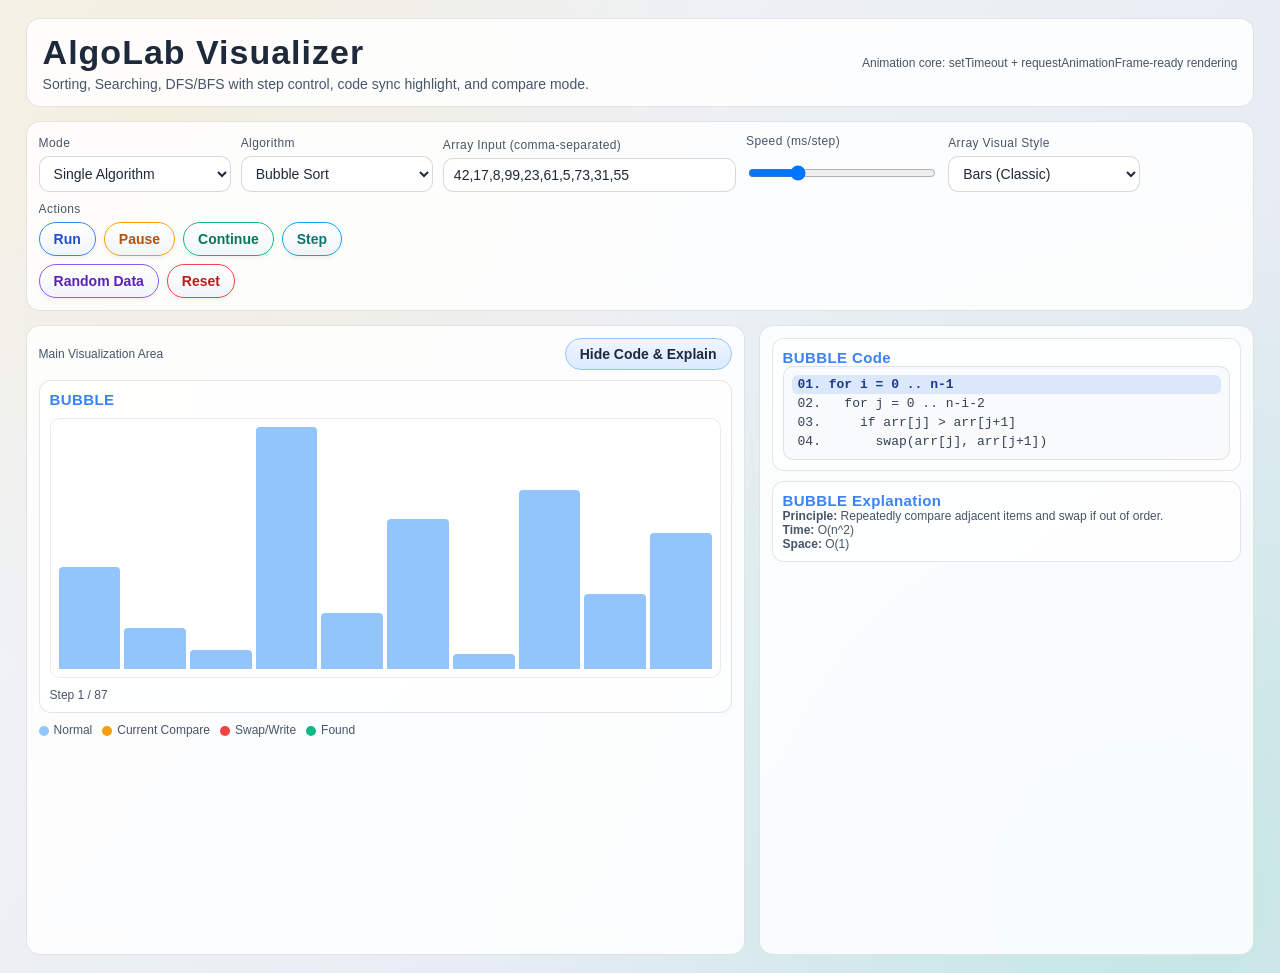
<file: index.html>
<!DOCTYPE html>
<html lang="en">
<head>
  <meta charset="UTF-8" />
  <meta name="viewport" content="width=device-width, initial-scale=1.0" />
  <title>AlgoLab Visualizer</title>
  <link rel="stylesheet" href="style.css" />
</head>
<body>
  <div class="shell">
    <section class="hero panel">
      <div>
        <h1 class="title">AlgoLab Visualizer</h1>
        <p class="subtitle">Sorting, Searching, DFS/BFS with step control, code sync highlight, and compare mode.</p>
      </div>
      <p class="small-note">Animation core: setTimeout + requestAnimationFrame-ready rendering</p>
    </section>

    <section class="controls panel">
      <div class="control span-2">
        <label for="modeSelect">Mode</label>
        <select id="modeSelect">
          <option value="single">Single Algorithm</option>
          <option value="compare">Compare Mode</option>
        </select>
      </div>

      <div class="control span-2" id="singleAlgoWrap">
        <label for="algoSelect">Algorithm</label>
        <select id="algoSelect">
          <optgroup label="Sorting">
            <option value="bubble">Bubble Sort</option>
            <option value="insertion">Insertion Sort</option>
            <option value="selection">Selection Sort</option>
            <option value="quick">Quick Sort</option>
            <option value="merge">Merge Sort</option>
            <option value="shell">Shell Sort</option>
            <option value="counting">Counting Sort</option>
            <option value="bucket">Bucket Sort</option>
            <option value="radix">Radix Sort</option>
            <option value="heap">Heap Sort</option>
          </optgroup>
          <optgroup label="Searching">
            <option value="linear">Linear Search</option>
            <option value="binary">Binary Search</option>
          </optgroup>
          <optgroup label="Graph">
            <option value="dfs">DFS (Grid)</option>
            <option value="bfs">BFS (Grid)</option>
            <option value="dijkstra">Dijkstra</option>
            <option value="astar">A* Algorithm</option>
          </optgroup>
          <optgroup label="Data Structures">
            <option value="stack">Stack</option>
            <option value="queue">Queue</option>
            <option value="linkedlist">Linked List</option>
            <option value="bst">Binary Search Tree</option>
          </optgroup>
        </select>
      </div>

      <div class="control span-4" id="compareWrap" style="display:none;">
        <label>Algorithms to Compare</label>
        <div style="display:flex; gap:10px;">
          <select id="compareSelect1" style="flex:1;">
            <option value="bubble">Bubble Sort</option>
            <option value="insertion">Insertion Sort</option>
            <option value="selection">Selection Sort</option>
            <option value="quick" selected>Quick Sort</option>
            <option value="merge">Merge Sort</option>
            <option value="shell">Shell Sort</option>
            <option value="heap">Heap Sort</option>
          </select>
          <span style="align-self:center; font-weight:bold; color:var(--sub);">VS</span>
          <select id="compareSelect2" style="flex:1;">
            <option value="bubble">Bubble Sort</option>
            <option value="insertion">Insertion Sort</option>
            <option value="selection">Selection Sort</option>
            <option value="quick">Quick Sort</option>
            <option value="merge" selected>Merge Sort</option>
            <option value="shell">Shell Sort</option>
            <option value="heap">Heap Sort</option>
          </select>
        </div>
      </div>

      <div class="control span-3" id="arrayWrap">
        <label for="arrayInput">Array Input (comma-separated)</label>
        <input id="arrayInput" value="42,17,8,99,23,61,5,73,31,55" />
      </div>

      <div class="control span-2" id="targetWrap">
        <label for="targetInput">Search Target</label>
        <input id="targetInput" type="number" value="31" />
      </div>

      <div class="control span-2">
        <label for="speedRange">Speed (ms/step)</label>
        <input id="speedRange" type="range" min="20" max="1000" value="220" />
      </div>

      <div class="control span-2" id="arrayViewWrap">
        <label for="arrayViewSelect">Array Visual Style</label>
        <select id="arrayViewSelect">
          <option value="bars">Bars (Classic)</option>
          <option value="cards">Data Insert Cards</option>
        </select>
      </div>

      <div class="control span-4">
        <label>Actions</label>
        <div class="actions-row">
          <button class="action-btn action-run" id="runBtn">Run</button>
          <button class="action-btn action-pause" id="pauseBtn">Pause</button>
          <button class="action-btn action-continue" id="resumeBtn">Continue</button>
          <button class="action-btn action-step" id="stepBtn">Step</button>
          <button class="action-btn action-random" id="randomBtn">Random Data</button>
          <button class="action-btn action-reset" id="resetBtn">Reset</button>
        </div>
      </div>

      <div class="control span-4" id="graphEditorWrap" style="display:none;">
        <label>Graph Editor</label>
        <div class="graph-tools">
          <button class="tool-btn tool-start" id="setStartBtn">Set Start</button>
          <button class="tool-btn tool-end" id="setEndBtn">Set End</button>
          <button class="tool-btn tool-wall" id="setWallBtn">Toggle Wall</button>
          <button class="tool-btn tool-erase" id="eraseBtn">Erase Wall</button>
          <button class="tool-btn tool-random-wall" id="randWallBtn">Random Walls</button>
          <button class="tool-btn tool-clear-wall" id="clearWallBtn">Clear Walls</button>
        </div>
      </div>
    </section>

    <section class="workspace">
      <div class="panel visual-wrap">
        <div class="visual-toolbar">
          <p class="small-note">Main Visualization Area</p>
          <button class="toggle-info-btn" id="toggleInfoBtn">Hide Code & Explain</button>
        </div>
        <div class="viz-grid" id="vizGrid"></div>
        <div class="legend" id="legend"></div>
      </div>

      <aside class="panel right" id="rightPane"></aside>
    </section>
  </div>

  <script src="script.js"></script>
</body>
</html>
</file>
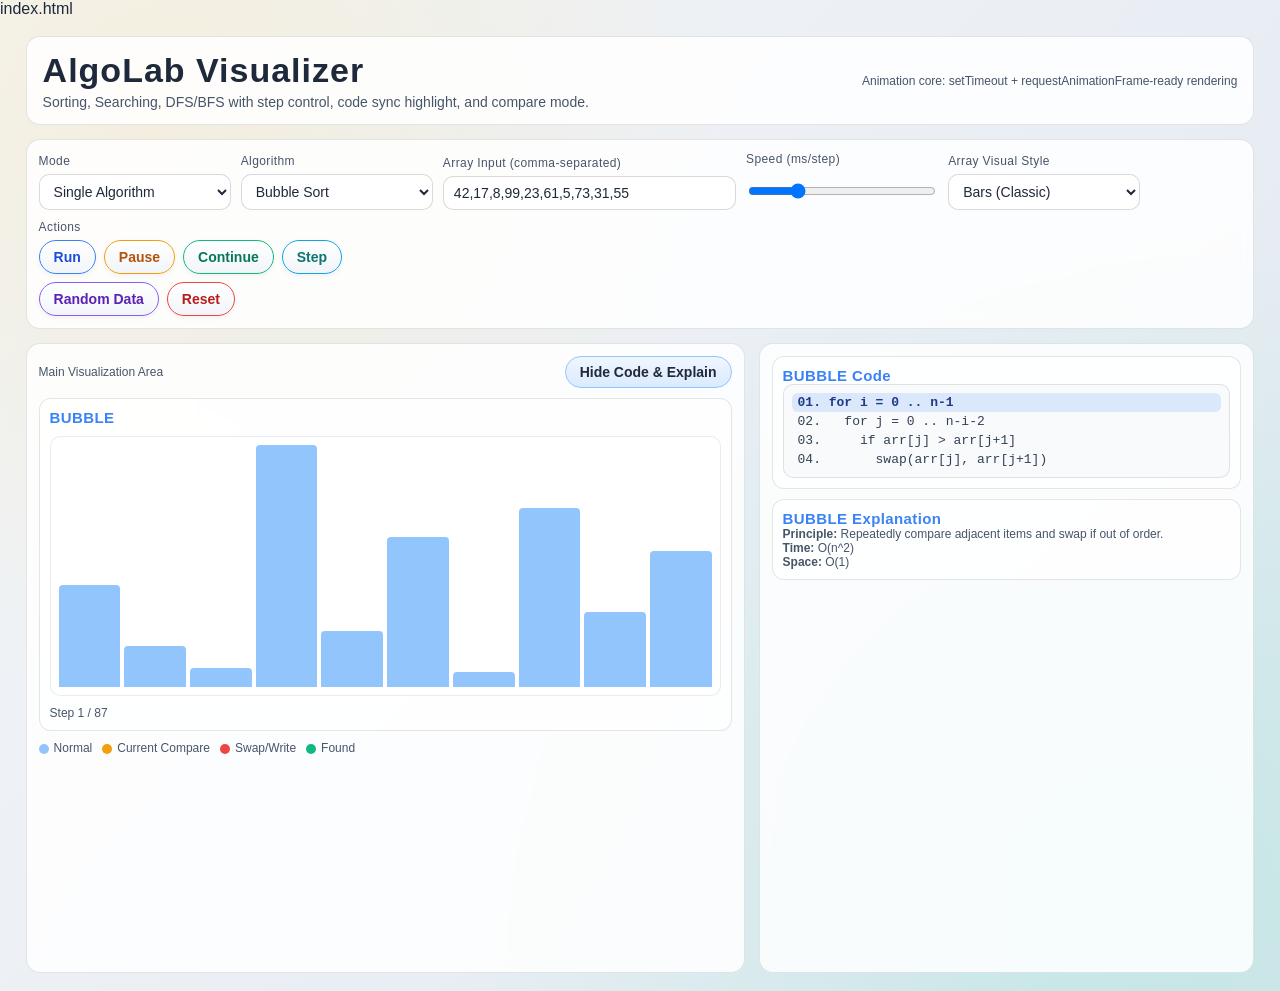
<file: AlgoLab.html>
index.html
<!DOCTYPE html>
<html lang="en">
<head>
  <meta charset="UTF-8" />
  <meta name="viewport" content="width=device-width, initial-scale=1.0" />
  <title>AlgoLab Visualizer</title>
  <style>
    :root {
      --bg-1: #f3f6f9;
      --bg-2: #e2e8f0;
      --panel: rgba(255, 255, 255, 0.85);
      --panel-border: rgba(0, 0, 0, 0.1);
      --ink: #1e293b;
      --sub: #475569;
      --accent: #3b82f6;
      --accent-2: #10b981;
      --danger: #ef4444;
      --muted: #94a3b8;
      --code-bg: #f8fafc;
      --line-active: rgba(59, 130, 246, 0.15);
      --bar: #93c5fd;
      --bar-active: #f59e0b;
      --bar-swap: #ef4444;
      --bar-found: #10b981;
      --cell-wall: #334155;
      --cell-empty: #e2e8f0;
      --cell-visit: #fcd34d;
      --cell-path: #10b981;
      --cell-start: #22c55e;
      --cell-end: #ef4444;
    }

    * {
      box-sizing: border-box;
    }

    body {
      margin: 0;
      min-height: 100vh;
      color: var(--ink);
      background:
        radial-gradient(circle at 12% 10%, rgba(255, 209, 102, 0.18), transparent 42%),
        radial-gradient(circle at 88% 90%, rgba(6, 214, 160, 0.14), transparent 48%),
        linear-gradient(130deg, var(--bg-1), var(--bg-2));
      font-family: "Trebuchet MS", "Segoe UI", sans-serif;
    }

    .shell {
      width: min(1400px, 96vw);
      margin: 18px auto;
      display: grid;
      gap: 14px;
      grid-template-columns: 1fr;
    }

    .hero {
      border: 1px solid var(--panel-border);
      background: var(--panel);
      backdrop-filter: blur(8px);
      border-radius: 14px;
      padding: 14px 16px;
      display: flex;
      justify-content: space-between;
      align-items: center;
      flex-wrap: wrap;
      gap: 10px;
    }

    .title {
      font-size: clamp(24px, 3vw, 34px);
      letter-spacing: 1px;
      margin: 0;
    }

    .subtitle {
      color: var(--sub);
      margin: 4px 0 0;
      font-size: 14px;
    }

    .panel {
      border: 1px solid var(--panel-border);
      background: var(--panel);
      border-radius: 14px;
      backdrop-filter: blur(8px);
    }

    .controls {
      padding: 12px;
      display: grid;
      grid-template-columns: repeat(12, minmax(0, 1fr));
      gap: 10px;
      align-items: end;
    }

    .control {
      display: flex;
      flex-direction: column;
      gap: 6px;
    }

    .span-2 { grid-column: span 2; }
    .span-3 { grid-column: span 3; }
    .span-4 { grid-column: span 4; }

    label {
      font-size: 12px;
      color: var(--sub);
      letter-spacing: 0.4px;
    }

    input,
    select,
    button,
    textarea {
      border-radius: 10px;
      border: 1px solid rgba(0, 0, 0, 0.15);
      background: rgba(255, 255, 255, 0.9);
      color: var(--ink);
      padding: 8px 10px;
      font-size: 14px;
    }

    button {
      cursor: pointer;
      transition: 0.2s ease;
      font-weight: 600;
      color: var(--ink);
    }

    button:hover:not(:disabled) {
      transform: translateY(-1px);
      border-color: var(--accent);
      box-shadow: 0 0 0 1px rgba(59, 130, 246, 0.35) inset;
    }

    button:disabled {
      opacity: 0.45;
      cursor: not-allowed;
    }

    .btn-primary { border-color: var(--accent); }
    .btn-secondary { border-color: var(--accent-2); }
    .btn-danger { border-color: var(--danger); }

    .actions-row {
      display: flex;
      gap: 8px;
      flex-wrap: wrap;
    }

    .action-btn {
      border-radius: 999px;
      border: 1px solid rgba(0, 0, 0, 0.1);
      padding: 8px 14px;
      background: linear-gradient(180deg, #ffffff, #f1f5f9);
      box-shadow: 0 2px 5px rgba(0, 0, 0, 0.05);
    }

    .action-run { border-color: #3b82f6; color: #1d4ed8; }
    .action-pause { border-color: #f59e0b; color: #b45309; }
    .action-continue { border-color: #10b981; color: #047857; }
    .action-step { border-color: #0ea5e9; color: #0f766e; }
    .action-random { border-color: #8b5cf6; color: #5b21b6; }
    .action-reset { border-color: #ef4444; color: #b91c1c; }

    .graph-tools {
      display: flex;
      gap: 8px;
      flex-wrap: wrap;
    }

    .tool-btn.active-tool {
      box-shadow: 0 0 0 2px rgba(255, 255, 255, 0.28) inset;
      transform: translateY(-1px);
    }

    .tool-start { border-color: var(--cell-start); }
    .tool-end { border-color: var(--cell-end); }
    .tool-wall { border-color: var(--cell-wall); }
    .tool-erase { border-color: #94a3b8; }
    .tool-random-wall { border-color: #a3e635; }
    .tool-clear-wall { border-color: #f59e0b; }

    .workspace {
      display: grid;
      grid-template-columns: 1.45fr 1fr;
      gap: 14px;
      min-height: 70vh;
    }

    .workspace.focus-viz {
      grid-template-columns: 1fr;
    }

    .workspace.focus-viz .right {
      display: none;
    }

    .visual-wrap {
      padding: 12px;
      display: grid;
      gap: 10px;
      grid-template-columns: 1fr;
      align-content: start;
    }

    .visual-toolbar {
      display: flex;
      align-items: center;
      justify-content: space-between;
      gap: 8px;
      flex-wrap: wrap;
    }

    .toggle-info-btn {
      border: 1px solid #93c5fd;
      border-radius: 999px;
      padding: 7px 14px;
      background: linear-gradient(180deg, #eff6ff, #dbeafe);
    }

    .viz-grid.compare {
      display: grid;
      grid-template-columns: 1fr 1fr;
      gap: 10px;
    }

    .viz-card {
      border: 1px solid rgba(0, 0, 0, 0.1);
      border-radius: 12px;
      background: rgba(255, 255, 255, 0.6);
      padding: 10px;
      min-height: 280px;
      display: grid;
      grid-template-rows: auto 1fr auto;
      gap: 10px;
    }

    .viz-title {
      margin: 0;
      font-size: 15px;
      color: var(--accent);
      letter-spacing: 0.4px;
    }

    .array-view {
      display: flex;
      align-items: end;
      gap: 4px;
      height: 260px;
      border: 1px solid rgba(0, 0, 0, 0.08);
      border-radius: 10px;
      padding: 8px;
      background: rgba(255, 255, 255, 0.7);
      overflow: hidden;
    }

    .bar {
      flex: 1;
      min-width: 7px;
      background: var(--bar);
      border-radius: 4px 4px 0 0;
      transition: height 0.08s linear, background-color 0.08s linear;
    }

    .array-cards {
      position: relative;
      height: 260px;
      border: 1px solid rgba(0, 0, 0, 0.08);
      border-radius: 10px;
      padding: 10px;
      background: linear-gradient(180deg, #f8fafc, #e2e8f0);
      overflow: hidden;
    }

    .array-cards::before {
      content: "";
      position: absolute;
      left: 10px;
      right: 10px;
      bottom: 58px;
      border-top: 1px dashed rgba(0, 0, 0, 0.15);
    }

    .compare-pointer {
      position: absolute;
      top: 10px;
      width: 0;
      height: 0;
      border-left: 8px solid transparent;
      border-right: 8px solid transparent;
      border-top: 12px solid #ffd166;
      filter: drop-shadow(0 1px 2px rgba(0, 0, 0, 0.45));
      transition: transform 140ms ease-out;
      z-index: 8;
    }

    .compare-label {
      position: absolute;
      top: 0;
      font-size: 11px;
      color: #ffe4a3;
      background: rgba(0, 0, 0, 0.45);
      border: 1px solid rgba(255, 209, 102, 0.32);
      border-radius: 999px;
      padding: 2px 8px;
      transition: transform 140ms ease-out;
      z-index: 8;
      pointer-events: none;
    }

    .num-card {
      position: absolute;
      bottom: 12px;
      display: flex;
      align-items: center;
      justify-content: center;
      place-items: center;
      font-size: 13px;
      font-weight: 700;
      color: #0c1a26;
      background: #8ecae6;
      border: 1px solid rgba(255, 255, 255, 0.22);
      border-radius: 8px;
      height: 46px;
      min-width: 34px;
      transition: 0.12s ease;
      box-shadow: 0 4px 10px rgba(0, 0, 0, 0.25);
    }

    .num-card.active {
      background: #ffd166;
    }

    .num-card.swap {
      background: #ef476f;
      color: #fff5f6;
    }

    .num-card.found {
      background: #06d6a0;
      color: #08332a;
    }

    .num-card.key {
      box-shadow: 0 0 0 2px rgba(255, 209, 102, 0.5), 0 8px 16px rgba(0, 0, 0, 0.35);
    }

    .grid-view {
      display: grid;
      grid-template-columns: repeat(18, 1fr);
      gap: 2px;
      border: 1px solid rgba(0, 0, 0, 0.1);
      border-radius: 10px;
      background: rgba(255, 255, 255, 0.7);
      padding: 6px;
      aspect-ratio: 18 / 10;
    }

    .cell {
      border-radius: 2px;
      background: var(--cell-empty);
      border: 1px solid rgba(0, 0, 0, 0.05);
    }

    .cell.wall { background: var(--cell-wall); }
    .cell.visited { background: var(--cell-visit); }
    .cell.path { background: var(--cell-path); }
    .cell.start { background: var(--cell-start); }
    .cell.end { background: var(--cell-end); }

    .ds-container {
      position: relative; width: 100%; height: 260px;
      border: 1px solid rgba(0, 0, 0, 0.08); border-radius: 10px;
      background: linear-gradient(180deg, #f8fafc, #e2e8f0); overflow: hidden;
    }
    .tree-node {
      position: absolute; transform: translate(-50%, -50%);
      width: 32px; height: 32px; border-radius: 50%;
      background: var(--cell-empty); border: 2px solid var(--bar);
      display: flex; align-items: center; justify-content: center;
      color: var(--ink); font-weight: bold; font-size: 13px;
      transition: all 0.3s ease; box-shadow: 0 4px 6px rgba(0,0,0,0.1); z-index: 2;
    }
    .tree-node.active { background: var(--bar-active); border-color: #fff; color: #fff; transform: translate(-50%, -50%) scale(1.15);}
    .tree-edge { stroke: #cbd5e1; stroke-width: 2px; transition: all 0.3s ease; }
    
    .list-node {
      width: 44px; height: 44px; background: var(--cell-empty);
      border: 2px solid var(--bar); border-radius: 8px;
      display: flex; align-items: center; justify-content: center;
      font-weight: bold; font-size: 15px; color: var(--ink);
      transition: all 0.3s; box-shadow: 0 2px 5px rgba(0,0,0,0.05);
    }
    .list-node.active { background: var(--bar-active); border-color: #fff; color: #fff; transform: translateY(-4px); }
    .list-arrow { color: var(--sub); font-weight: bold; font-size: 18px; padding: 0 4px; }
    .list-null { color: var(--muted); font-size: 14px; font-weight: bold; padding: 0 8px; }

    .small-note {
      font-size: 12px;
      color: var(--sub);
      margin: 0;
    }

    .right {
      padding: 12px;
      display: grid;
      gap: 10px;
      align-content: start;
      grid-auto-rows: min-content;
      overflow: auto;
    }

    .code-card,
    .explain-card {
      border: 1px solid rgba(0, 0, 0, 0.1);
      border-radius: 12px;
      background: rgba(255, 255, 255, 0.7);
      padding: 10px;
    }

    .code-box {
      margin: 0;
      border-radius: 10px;
      background: var(--code-bg);
      border: 1px solid rgba(0, 0, 0, 0.1);
      padding: 8px;
      font-size: 13px;
      overflow: auto;
      max-height: 290px;
    }

    .line {
      display: block;
      padding: 2px 6px;
      border-radius: 6px;
      color: #334155;
      white-space: pre;
    }

    .line.active {
      background: var(--line-active);
      color: #1e3a8a;
      font-weight: 600;
    }

    .legend {
      display: flex;
      gap: 10px;
      flex-wrap: wrap;
      font-size: 12px;
      color: var(--sub);
    }

    .dot {
      display: inline-block;
      width: 10px;
      height: 10px;
      border-radius: 50%;
      margin-right: 5px;
      vertical-align: middle;
    }

    @media (max-width: 1080px) {
      .workspace { grid-template-columns: 1fr; }
      .controls { grid-template-columns: repeat(6, minmax(0, 1fr)); }
      .span-4 { grid-column: span 6; }
      .span-3 { grid-column: span 3; }
      .span-2 { grid-column: span 2; }
      .viz-grid.compare { grid-template-columns: 1fr; }
    }
  </style>
</head>
<body>
  <div class="shell">
    <section class="hero panel">
      <div>
        <h1 class="title">AlgoLab Visualizer</h1>
        <p class="subtitle">Sorting, Searching, DFS/BFS with step control, code sync highlight, and compare mode.</p>
      </div>
      <p class="small-note">Animation core: setTimeout + requestAnimationFrame-ready rendering</p>
    </section>

    <section class="controls panel">
      <div class="control span-2">
        <label for="modeSelect">Mode</label>
        <select id="modeSelect">
          <option value="single">Single Algorithm</option>
          <option value="compare">Compare Mode</option>
        </select>
      </div>

      <div class="control span-2" id="singleAlgoWrap">
        <label for="algoSelect">Algorithm</label>
        <select id="algoSelect">
          <optgroup label="Sorting">
            <option value="bubble">Bubble Sort</option>
            <option value="insertion">Insertion Sort</option>
            <option value="selection">Selection Sort</option>
            <option value="quick">Quick Sort</option>
            <option value="merge">Merge Sort</option>
            <option value="shell">Shell Sort</option>
            <option value="counting">Counting Sort</option>
            <option value="bucket">Bucket Sort</option>
            <option value="radix">Radix Sort</option>
            <option value="heap">Heap Sort</option>
          </optgroup>
          <optgroup label="Searching">
            <option value="linear">Linear Search</option>
            <option value="binary">Binary Search</option>
          </optgroup>
          <optgroup label="Graph">
            <option value="dfs">DFS (Grid)</option>
            <option value="bfs">BFS (Grid)</option>
            <option value="dijkstra">Dijkstra</option>
            <option value="astar">A* Algorithm</option>
          </optgroup>
          <optgroup label="Data Structures">
            <option value="stack">Stack</option>
            <option value="queue">Queue</option>
            <option value="linkedlist">Linked List</option>
            <option value="bst">Binary Search Tree</option>
          </optgroup>
        </select>
      </div>

      <div class="control span-4" id="compareWrap" style="display:none;">
        <label>Algorithms to Compare</label>
        <div style="display:flex; gap:10px;">
          <select id="compareSelect1" style="flex:1;">
            <option value="bubble">Bubble Sort</option>
            <option value="insertion">Insertion Sort</option>
            <option value="selection">Selection Sort</option>
            <option value="quick" selected>Quick Sort</option>
            <option value="merge">Merge Sort</option>
            <option value="shell">Shell Sort</option>
            <option value="heap">Heap Sort</option>
          </select>
          <span style="align-self:center; font-weight:bold; color:var(--sub);">VS</span>
          <select id="compareSelect2" style="flex:1;">
            <option value="bubble">Bubble Sort</option>
            <option value="insertion">Insertion Sort</option>
            <option value="selection">Selection Sort</option>
            <option value="quick">Quick Sort</option>
            <option value="merge" selected>Merge Sort</option>
            <option value="shell">Shell Sort</option>
            <option value="heap">Heap Sort</option>
          </select>
        </div>
      </div>

      <div class="control span-3" id="arrayWrap">
        <label for="arrayInput">Array Input (comma-separated)</label>
        <input id="arrayInput" value="42,17,8,99,23,61,5,73,31,55" />
      </div>

      <div class="control span-2" id="targetWrap">
        <label for="targetInput">Search Target</label>
        <input id="targetInput" type="number" value="31" />
      </div>

      <div class="control span-2">
        <label for="speedRange">Speed (ms/step)</label>
        <input id="speedRange" type="range" min="20" max="1000" value="220" />
      </div>

      <div class="control span-2" id="arrayViewWrap">
        <label for="arrayViewSelect">Array Visual Style</label>
        <select id="arrayViewSelect">
          <option value="bars">Bars (Classic)</option>
          <option value="cards">Data Insert Cards</option>
        </select>
      </div>

      <div class="control span-4">
        <label>Actions</label>
        <div class="actions-row">
          <button class="action-btn action-run" id="runBtn">Run</button>
          <button class="action-btn action-pause" id="pauseBtn">Pause</button>
          <button class="action-btn action-continue" id="resumeBtn">Continue</button>
          <button class="action-btn action-step" id="stepBtn">Step</button>
          <button class="action-btn action-random" id="randomBtn">Random Data</button>
          <button class="action-btn action-reset" id="resetBtn">Reset</button>
        </div>
      </div>

      <div class="control span-4" id="graphEditorWrap" style="display:none;">
        <label>Graph Editor</label>
        <div class="graph-tools">
          <button class="tool-btn tool-start" id="setStartBtn">Set Start</button>
          <button class="tool-btn tool-end" id="setEndBtn">Set End</button>
          <button class="tool-btn tool-wall" id="setWallBtn">Toggle Wall</button>
          <button class="tool-btn tool-erase" id="eraseBtn">Erase Wall</button>
          <button class="tool-btn tool-random-wall" id="randWallBtn">Random Walls</button>
          <button class="tool-btn tool-clear-wall" id="clearWallBtn">Clear Walls</button>
        </div>
      </div>
    </section>

    <section class="workspace">
      <div class="panel visual-wrap">
        <div class="visual-toolbar">
          <p class="small-note">Main Visualization Area</p>
          <button class="toggle-info-btn" id="toggleInfoBtn">Hide Code & Explain</button>
        </div>
        <div class="viz-grid" id="vizGrid"></div>
        <div class="legend" id="legend"></div>
      </div>

      <aside class="panel right" id="rightPane"></aside>
    </section>
  </div>

  <script>
    const arrayAlgos = ["bubble", "insertion", "selection", "quick", "merge", "shell", "counting", "bucket", "radix", "heap", "linear", "binary", "stack", "queue"];

    const graphAlgos = ["bfs", "dfs", "dijkstra", "astar"];

    const codeBook = {
      bubble: ["for i = 0 .. n-1", "  for j = 0 .. n-i-2", "    if arr[j] > arr[j+1]", "      swap(arr[j], arr[j+1])"],
      insertion: ["for i = 1 .. n-1", "  key = arr[i]", "  while j >= 0 and arr[j] > key", "    arr[j+1] = arr[j]", "  arr[j+1] = key"],
      selection: ["for i = 0 .. n-1", "  min = i", "  for j = i+1 .. n-1", "    if arr[j] < arr[min]", "  swap(arr[i], arr[min])"],
      quick: ["quickSort(left, right)", "pivot = arr[right]", "for j from left to right-1", "  if arr[j] < pivot", "    swap(arr[i], arr[j])", "swap(arr[i+1], arr[right])"],
      merge: ["mergeSort(arr)", "split array into left / right", "while left and right not empty", "  pick smaller and write back", "append remaining items"],
      shell: ["gap = n / 2", "while gap > 0", "  insertion sort by gap", "  compare arr[j-gap] > temp", "gap = floor(gap / 2)"],
      counting: ["find min and max", "count each value", "prefix sum / rebuild", "write values back to array"],
      bucket: ["create buckets by range", "put values into buckets", "sort each bucket", "concatenate buckets"],
      radix: ["for exp = 1,10,100...", "count digits at exp", "stable write by digit", "repeat until max/exp == 0"],
      heap: ["build max-heap", "swap root with end", "heapify reduced heap", "repeat until sorted"],
      linear: ["for i = 0 .. n-1", "  if arr[i] == target", "    return i", "return -1"],
      binary: ["low = 0, high = n-1", "while low <= high", "  mid = floor((low+high)/2)", "  if arr[mid] == target return mid", "  if arr[mid] < target low = mid+1", "  else high = mid-1"],
      bfs: ["queue.push(start)", "while queue not empty", "  node = queue.shift()", "  for each neighbor", "    if unvisited: mark and enqueue"],
      dfs: ["stack.push(start)", "while stack not empty", "  node = stack.pop()", "  for each neighbor", "    if unvisited: mark and push"],
      dijkstra: ["dist[start] = 0", "pick unvisited node with min dist", "relax each neighbor", "update distance + parent", "repeat until done"],
      astar: ["gSearch[start] = 0, fScore = h", "pick min fScore node", "if target return path", "update neighbor gScore & fScore"],
      stack: ["push(val):", "  append to top", "pop():", "  remove from top"],
      queue: ["enqueue(val):", "  append to back", "dequeue():", "  remove from front"],
      linkedlist: ["curr = head", "while curr.next != null", "  curr = curr.next", "curr.next = new Node(val)", "return head"],
      bst: ["curr = root", "while curr:", "  if val < curr.val: go left", "  else: go right", "insert as child"]
    };

    const explainBook = {
      bubble: { principle: "Repeatedly compare adjacent items and swap if out of order.", time: "O(n^2)", space: "O(1)" },
      insertion: { principle: "Build sorted prefix by inserting each element to its position.", time: "O(n^2)", space: "O(1)" },
      selection: { principle: "Select minimum from unsorted part and place it at front.", time: "O(n^2)", space: "O(1)" },
      quick: { principle: "Partition by pivot, recursively sort left and right partitions.", time: "Average O(n log n), Worst O(n^2)", space: "O(log n) recursion" },
      merge: { principle: "Divide array into halves and merge sorted halves.", time: "O(n log n)", space: "O(n)" },
      shell: { principle: "Gap-based insertion sort, shrinking gap to 1.", time: "Depends on gap sequence", space: "O(1)" },
      counting: { principle: "Count frequency of each value then rebuild array.", time: "O(n + k)", space: "O(k)" },
      bucket: { principle: "Distribute values into buckets, sort buckets, concatenate.", time: "Average O(n + k)", space: "O(n + k)" },
      radix: { principle: "Stable sort by each digit from low to high significance.", time: "O(d*(n + k))", space: "O(n + k)" },
      heap: { principle: "Use max heap and repeatedly extract max to end.", time: "O(n log n)", space: "O(1)" },
      linear: { principle: "Scan from left to right until target is found.", time: "O(n)", space: "O(1)" },
      binary: { principle: "On sorted array, halve search range each step.", time: "O(log n)", space: "O(1)" },
      bfs: { principle: "Traverse level-by-level using queue.", time: "O(V + E)", space: "O(V)" },
      dfs: { principle: "Go deep first using stack/recursion.", time: "O(V + E)", space: "O(V)" },
      dijkstra: { principle: "Expand shortest tentative distance first.", time: "O((V + E) log V)", space: "O(V)" },
      astar: { principle: "Use heuristic distance to guide target search.", time: "Depends on heuristic", space: "O(V)" },
      stack: { principle: "LIFO: Last In First Out", time: "O(1)", space: "O(n)" },
      queue: { principle: "FIFO: First In First Out", time: "O(1)", space: "O(n)" },
      linkedlist: { principle: "Traverse linearly to tail and append new node.", time: "O(n) insert", space: "O(1)" },
      bst: { principle: "Insert preserving left < parent < right property.", time: "O(log n) avg, O(n) worst", space: "O(1)" }
    };

    const refs = {
      modeSelect: document.getElementById("modeSelect"),
      algoSelect: document.getElementById("algoSelect"),
      compareSelect1: document.getElementById("compareSelect1"),
      compareSelect2: document.getElementById("compareSelect2"),
      singleAlgoWrap: document.getElementById("singleAlgoWrap"),
      compareWrap: document.getElementById("compareWrap"),
      arrayWrap: document.getElementById("arrayWrap"),
      targetWrap: document.getElementById("targetWrap"),
      arrayViewWrap: document.getElementById("arrayViewWrap"),
      graphEditorWrap: document.getElementById("graphEditorWrap"),
      arrayInput: document.getElementById("arrayInput"),
      targetInput: document.getElementById("targetInput"),
      arrayViewSelect: document.getElementById("arrayViewSelect"),
      speedRange: document.getElementById("speedRange"),
      runBtn: document.getElementById("runBtn"),
      pauseBtn: document.getElementById("pauseBtn"),
      resumeBtn: document.getElementById("resumeBtn"),
      stepBtn: document.getElementById("stepBtn"),
      randomBtn: document.getElementById("randomBtn"),
      resetBtn: document.getElementById("resetBtn"),
      setStartBtn: document.getElementById("setStartBtn"),
      setEndBtn: document.getElementById("setEndBtn"),
      setWallBtn: document.getElementById("setWallBtn"),
      eraseBtn: document.getElementById("eraseBtn"),
      randWallBtn: document.getElementById("randWallBtn"),
      clearWallBtn: document.getElementById("clearWallBtn"),
      toggleInfoBtn: document.getElementById("toggleInfoBtn"),
      vizGrid: document.getElementById("vizGrid"),
      rightPane: document.getElementById("rightPane"),
      legend: document.getElementById("legend"),
      workspace: document.querySelector(".workspace")
    };

    const ROWS = 10;
    const COLS = 18;

    let runners = [];
    let isAnimating = false;
    const appState = {
      graphGrid: null,
      start: 0,
      end: ROWS * COLS - 1,
      editTool: "wall",
      arrayViewMode: "bars",
      showInfo: true
    };

    function parseArray() {
      return refs.arrayInput.value.split(",").map((x) => Number(x.trim())).filter((x) => !Number.isNaN(x));
    }

    function randomArray(n = 14) {
      const arr = [];
      for (let i = 0; i < n; i += 1) arr.push(5 + Math.floor(Math.random() * 95));
      return arr;
    }

    function idx(r, c) {
      return r * COLS + c;
    }

    function toRC(i) {
      return [Math.floor(i / COLS), i % COLS];
    }

    function neighbors(i) {
      const [r, c] = toRC(i);
      const out = [];
      if (r > 0) out.push(idx(r - 1, c));
      if (r < ROWS - 1) out.push(idx(r + 1, c));
      if (c > 0) out.push(idx(r, c - 1));
      if (c < COLS - 1) out.push(idx(r, c + 1));
      return out;
    }

    function cloneGrid(grid) {
      return grid.map((row) => row.map((cell) => ({ wall: cell.wall })));
    }

    function randomGrid(density = 0.22, start = 0, end = ROWS * COLS - 1) {
      const g = [];
      for (let r = 0; r < ROWS; r += 1) {
        const row = [];
        for (let c = 0; c < COLS; c += 1) row.push({ wall: Math.random() < density });
        g.push(row);
      }
      const [sr, sc] = toRC(start);
      const [er, ec] = toRC(end);
      g[sr][sc].wall = false;
      g[er][ec].wall = false;
      return g;
    }

    function reconstructPath(parent, end) {
      if (parent[end] === -1) return [];
      const path = [];
      let cur = end;
      while (cur !== -2) {
        path.push(cur);
        cur = parent[cur];
      }
      return path.reverse();
    }

    function bubbleSteps(input) {
      const arr = input.slice();
      const steps = [{ arr: arr.slice(), line: 1 }];
      for (let i = 0; i < arr.length; i += 1) {
        for (let j = 0; j < arr.length - i - 1; j += 1) {
          steps.push({ arr: arr.slice(), active: [j, j + 1], line: 2 });
          if (arr[j] > arr[j + 1]) {
            steps.push({ arr: arr.slice(), active: [j, j + 1], line: 3 });
            const t = arr[j];
            arr[j] = arr[j + 1];
            arr[j + 1] = t;
            steps.push({ arr: arr.slice(), active: [j, j + 1], swapped: true, line: 4 });
          }
        }
      }
      steps.push({ arr: arr.slice(), done: true, line: 1 });
      return steps;
    }

    function insertionSteps(input) {
      const arr = input.slice();
      const ids = arr.map((_, i) => `c-${i}`);
      const cardValues = {};
      ids.forEach((id, i) => { cardValues[id] = arr[i]; });
      const steps = [{ arr: arr.slice(), cardOrder: ids.slice(), cardValues, line: 1, hold: 1.05 }];
      for (let i = 1; i < arr.length; i += 1) {
        const key = arr[i];
        const keyId = ids[i];
        let j = i - 1;
        steps.push({ arr: arr.slice(), cardOrder: ids.slice(), cardValues, active: [i], keyId, phase: "pick", compareIdx: i, line: 2, hold: 1.25 });
        while (j >= 0 && arr[j] > key) {
          steps.push({ arr: arr.slice(), cardOrder: ids.slice(), cardValues, active: [j, j + 1], keyId, phase: "shift", compareIdx: j, line: 3, hold: 1.2 });
          arr[j + 1] = arr[j];
          ids[j + 1] = ids[j];
          steps.push({ arr: arr.slice(), cardOrder: ids.slice(), cardValues, active: [j, j + 1], swapped: true, keyId, phase: "shift", compareIdx: j, line: 4, hold: 0.95 });
          j -= 1;
        }
        arr[j + 1] = key;
        ids[j + 1] = keyId;
        steps.push({ arr: arr.slice(), cardOrder: ids.slice(), cardValues, active: [j + 1], swapped: true, keyId, phase: "insert", compareIdx: j + 1, line: 5, hold: 1.35 });
      }
      steps.push({ arr: arr.slice(), cardOrder: ids.slice(), cardValues, done: true, line: 1, hold: 1.2 });
      return steps;
    }

    function selectionSteps(input) {
      const arr = input.slice();
      const steps = [{ arr: arr.slice(), line: 1 }];
      for (let i = 0; i < arr.length - 1; i += 1) {
        let min = i;
        steps.push({ arr: arr.slice(), active: [i], line: 2 });
        for (let j = i + 1; j < arr.length; j += 1) {
          steps.push({ arr: arr.slice(), active: [j, min], line: 3 });
          if (arr[j] < arr[min]) {
            min = j;
            steps.push({ arr: arr.slice(), active: [min], line: 4 });
          }
        }
        if (min !== i) {
          const t = arr[i];
          arr[i] = arr[min];
          arr[min] = t;
        }
        steps.push({ arr: arr.slice(), active: [i, min], swapped: true, line: 5 });
      }
      steps.push({ arr: arr.slice(), done: true, line: 1 });
      return steps;
    }

    function quickSteps(input) {
      const arr = input.slice();
      const steps = [{ arr: arr.slice(), line: 1 }];
      function partition(left, right) {
        const pivot = arr[right];
        steps.push({ arr: arr.slice(), range: [left, right], pivot: right, line: 2 });
        let i = left - 1;
        for (let j = left; j <= right - 1; j += 1) {
          steps.push({ arr: arr.slice(), active: [j], pivot: right, line: 3 });
          if (arr[j] < pivot) {
            steps.push({ arr: arr.slice(), active: [j], pivot: right, line: 4 });
            i += 1;
            const t = arr[i];
            arr[i] = arr[j];
            arr[j] = t;
            steps.push({ arr: arr.slice(), active: [i, j], swapped: true, line: 5 });
          }
        }
        const t = arr[i + 1];
        arr[i + 1] = arr[right];
        arr[right] = t;
        steps.push({ arr: arr.slice(), active: [i + 1, right], swapped: true, line: 6 });
        return i + 1;
      }
      function qs(left, right) {
        if (left < right) {
          steps.push({ arr: arr.slice(), range: [left, right], line: 1 });
          const p = partition(left, right);
          qs(left, p - 1);
          qs(p + 1, right);
        }
      }
      qs(0, arr.length - 1);
      steps.push({ arr: arr.slice(), done: true, line: 1 });
      return steps;
    }

    function mergeSteps(input) {
      const arr = input.slice();
      const steps = [{ arr: arr.slice(), line: 1 }];
      function merge(left, mid, right) {
        const L = arr.slice(left, mid + 1);
        const R = arr.slice(mid + 1, right + 1);
        let i = 0;
        let j = 0;
        let k = left;
        while (i < L.length && j < R.length) {
          steps.push({ arr: arr.slice(), active: [k], line: 3 });
          if (L[i] <= R[j]) arr[k] = L[i++];
          else arr[k] = R[j++];
          steps.push({ arr: arr.slice(), active: [k], swapped: true, line: 4 });
          k += 1;
        }
        while (i < L.length) {
          arr[k] = L[i++];
          steps.push({ arr: arr.slice(), active: [k], swapped: true, line: 5 });
          k += 1;
        }
        while (j < R.length) {
          arr[k] = R[j++];
          steps.push({ arr: arr.slice(), active: [k], swapped: true, line: 5 });
          k += 1;
        }
      }
      function ms(left, right) {
        if (left >= right) return;
        const mid = Math.floor((left + right) / 2);
        steps.push({ arr: arr.slice(), range: [left, right], line: 2 });
        ms(left, mid);
        ms(mid + 1, right);
        merge(left, mid, right);
      }
      ms(0, arr.length - 1);
      steps.push({ arr: arr.slice(), done: true, line: 1 });
      return steps;
    }

    function shellSteps(input) {
      const arr = input.slice();
      const steps = [{ arr: arr.slice(), line: 1 }];
      for (let gap = Math.floor(arr.length / 2); gap > 0; gap = Math.floor(gap / 2)) {
        steps.push({ arr: arr.slice(), line: 2 });
        for (let i = gap; i < arr.length; i += 1) {
          const temp = arr[i];
          let j = i;
          while (j >= gap && arr[j - gap] > temp) {
            steps.push({ arr: arr.slice(), active: [j - gap, j], line: 4 });
            arr[j] = arr[j - gap];
            steps.push({ arr: arr.slice(), active: [j - gap, j], swapped: true, line: 3 });
            j -= gap;
          }
          arr[j] = temp;
          steps.push({ arr: arr.slice(), active: [j], swapped: true, line: 3 });
        }
      }
      steps.push({ arr: arr.slice(), done: true, line: 5 });
      return steps;
    }

    function countingSteps(input) {
      const arr = input.slice();
      const min = Math.min(...arr);
      const max = Math.max(...arr);
      const count = Array(max - min + 1).fill(0);
      const steps = [{ arr: arr.slice(), line: 1 }];
      for (let i = 0; i < arr.length; i += 1) {
        count[arr[i] - min] += 1;
        steps.push({ arr: arr.slice(), active: [i], line: 2 });
      }
      let k = 0;
      for (let v = 0; v < count.length; v += 1) {
        while (count[v] > 0) {
          arr[k] = v + min;
          count[v] -= 1;
          steps.push({ arr: arr.slice(), active: [k], swapped: true, line: 4 });
          k += 1;
        }
      }
      steps.push({ arr: arr.slice(), done: true, line: 4 });
      return steps;
    }

    function bucketSteps(input) {
      const arr = input.slice();
      const min = Math.min(...arr);
      const max = Math.max(...arr);
      const bucketCount = 10;
      const size = Math.max(1, Math.floor((max - min) / bucketCount) + 1);
      const buckets = Array.from({ length: bucketCount }, () => []);
      const steps = [{ arr: arr.slice(), line: 1 }];
      for (let i = 0; i < arr.length; i += 1) {
        const bi = Math.min(bucketCount - 1, Math.floor((arr[i] - min) / size));
        buckets[bi].push(arr[i]);
        steps.push({ arr: arr.slice(), active: [i], line: 2 });
      }
      let p = 0;
      for (let b = 0; b < buckets.length; b += 1) {
        buckets[b].sort((a, b2) => a - b2);
        for (let i = 0; i < buckets[b].length; i += 1) {
          arr[p] = buckets[b][i];
          steps.push({ arr: arr.slice(), active: [p], swapped: true, line: 4 });
          p += 1;
        }
      }
      steps.push({ arr: arr.slice(), done: true, line: 4 });
      return steps;
    }

    function radixSteps(input) {
      const arr = input.slice();
      const steps = [{ arr: arr.slice(), line: 1 }];
      const max = Math.max(...arr, 0);
      for (let exp = 1; Math.floor(max / exp) > 0; exp *= 10) {
        steps.push({ arr: arr.slice(), line: 1 });
        const out = Array(arr.length).fill(0);
        const count = Array(10).fill(0);
        for (let i = 0; i < arr.length; i += 1) {
          const digit = Math.floor(arr[i] / exp) % 10;
          count[digit] += 1;
          steps.push({ arr: arr.slice(), active: [i], line: 2 });
        }
        for (let i = 1; i < 10; i += 1) count[i] += count[i - 1];
        for (let i = arr.length - 1; i >= 0; i -= 1) {
          const digit = Math.floor(arr[i] / exp) % 10;
          out[count[digit] - 1] = arr[i];
          count[digit] -= 1;
        }
        for (let i = 0; i < arr.length; i += 1) {
          arr[i] = out[i];
          steps.push({ arr: arr.slice(), active: [i], swapped: true, line: 3 });
        }
      }
      steps.push({ arr: arr.slice(), done: true, line: 4 });
      return steps;
    }

    function heapSteps(input) {
      const arr = input.slice();
      const steps = [{ arr: arr.slice(), line: 1 }];
      function heapify(n, i) {
        let largest = i;
        const l = 2 * i + 1;
        const r = 2 * i + 2;
        if (l < n && arr[l] > arr[largest]) largest = l;
        if (r < n && arr[r] > arr[largest]) largest = r;
        if (largest !== i) {
          const t = arr[i];
          arr[i] = arr[largest];
          arr[largest] = t;
          steps.push({ arr: arr.slice(), active: [i, largest], swapped: true, line: 3 });
          heapify(n, largest);
        }
      }
      for (let i = Math.floor(arr.length / 2) - 1; i >= 0; i -= 1) heapify(arr.length, i);
      steps.push({ arr: arr.slice(), line: 1 });
      for (let end = arr.length - 1; end > 0; end -= 1) {
        const t = arr[0];
        arr[0] = arr[end];
        arr[end] = t;
        steps.push({ arr: arr.slice(), active: [0, end], swapped: true, line: 2 });
        heapify(end, 0);
      }
      steps.push({ arr: arr.slice(), done: true, line: 4 });
      return steps;
    }

    function linearSteps(input, target) {
      const arr = input.slice();
      const steps = [{ arr: arr.slice(), line: 1 }];
      for (let i = 0; i < arr.length; i += 1) {
        steps.push({ arr: arr.slice(), active: [i], line: 1 });
        if (arr[i] === target) {
          steps.push({ arr: arr.slice(), active: [i], found: i, line: 2 });
          steps.push({ arr: arr.slice(), active: [i], found: i, done: true, line: 3 });
          return steps;
        }
      }
      steps.push({ arr: arr.slice(), done: true, line: 4 });
      return steps;
    }

    function binarySteps(input, target) {
      const arr = input.slice().sort((a, b) => a - b);
      const steps = [{ arr: arr.slice(), line: 1 }];
      let low = 0;
      let high = arr.length - 1;
      while (low <= high) {
        steps.push({ arr: arr.slice(), low, high, line: 2 });
        const mid = Math.floor((low + high) / 2);
        steps.push({ arr: arr.slice(), low, high, mid, active: [mid], line: 3 });
        if (arr[mid] === target) {
          steps.push({ arr: arr.slice(), low, high, mid, active: [mid], found: mid, done: true, line: 4 });
          return steps;
        }
        if (arr[mid] < target) {
          low = mid + 1;
          steps.push({ arr: arr.slice(), low, high, mid, active: [mid], line: 5 });
        } else {
          high = mid - 1;
          steps.push({ arr: arr.slice(), low, high, mid, active: [mid], line: 6 });
        }
      }
      steps.push({ arr: arr.slice(), done: true, line: 6 });
      return steps;
    }

    function stackSteps(input) {
      const arr = [];
      const steps = [{ arr: arr.slice(), line: 1 }];
      for (const val of input) {
        arr.push(val);
        steps.push({ arr: arr.slice(), active: [arr.length - 1], line: 2 });
      }
      for (let i = 0; i < input.length; i++) {
        steps.push({ arr: arr.slice(), active: [arr.length - 1], swapped: true, line: 3 });
        arr.pop();
        steps.push({ arr: arr.slice(), line: 4 });
      }
      steps.push({ arr: arr.slice(), done: true, line: 5 });
      return steps;
    }

    function queueSteps(input) {
      const arr = [];
      const steps = [{ arr: arr.slice(), line: 1 }];
      for (const val of input) {
        arr.push(val);
        steps.push({ arr: arr.slice(), active: [arr.length - 1], line: 2 });
      }
      for (let i = 0; i < input.length; i++) {
        steps.push({ arr: arr.slice(), active: [0], swapped: true, line: 3 });
        arr.shift();
        steps.push({ arr: arr.slice(), line: 4 });
      }
      steps.push({ arr: arr.slice(), done: true, line: 5 });
      return steps;
    }

    function linkedlistSteps(input) {
      const steps = [{ list: [], line: 1 }];
      const list = [];
      for (let i = 0; i < input.length; i++) {
        const val = input[i];
        steps.push({ list: [...list], adding: val, line: 2 });
        list.push(val);
        steps.push({ list: [...list], active: i, line: 3 });
      }
      steps.push({ list: [...list], done: true, line: 5 });
      return steps;
    }

    function bstSteps(input) {
      const steps = [{ nodes: [], edges: [], line: 1 }];
      const nodes = [];
      const edges = [];
      
      class Node {
        constructor(val, id, x, y, level) {
          this.val = val;
          this.id = id;
          this.x = x;
          this.y = y;
          this.level = level;
          this.left = null;
          this.right = null;
        }
      }
      
      let root = null;
      let nodeId = 0;
      
      function insert(node, val, x, y, level, parentId) {
        if (!node) {
          const newNode = new Node(val, nodeId++, x, y, level);
          nodes.push(newNode);
          if (parentId !== null) {
            edges.push({ source: parentId, target: newNode.id });
          }
          steps.push({ nodes: JSON.parse(JSON.stringify(nodes)), edges: JSON.parse(JSON.stringify(edges)), active: newNode.id, line: 2 });
          return newNode;
        }
        
        steps.push({ nodes: JSON.parse(JSON.stringify(nodes)), edges: JSON.parse(JSON.stringify(edges)), active: node.id, line: 3 });
        
        const offset = 20 / (level + 1);
        if (val < node.val) {
          steps.push({ nodes: JSON.parse(JSON.stringify(nodes)), edges: JSON.parse(JSON.stringify(edges)), active: node.id, line: 4 });
          node.left = insert(node.left, val, x - offset, y + 15, level + 1, node.id);
        } else {
          steps.push({ nodes: JSON.parse(JSON.stringify(nodes)), edges: JSON.parse(JSON.stringify(edges)), active: node.id, line: 5 });
          node.right = insert(node.right, val, x + offset, y + 15, level + 1, node.id);
        }
        return node;
      }
      
      for (const val of input) {
        root = insert(root, val, 50, 10, 0, null);
      }
      
      steps.push({ nodes: JSON.parse(JSON.stringify(nodes)), edges: JSON.parse(JSON.stringify(edges)), done: true, line: 6 });
      return steps;
    }

    function bfsGridSteps(grid, start, end) {
      const N = ROWS * COLS;
      const steps = [{ line: 1, visited: [], path: [], start, end }];
      const visited = Array(N).fill(false);
      const parent = Array(N).fill(-1);
      parent[start] = -2;
      const q = [start];
      visited[start] = true;
      while (q.length) {
        steps.push({ line: 2, visited: visited.slice(), path: [], current: q[0], start, end });
        const u = q.shift();
        if (u === end) break;
        for (const v of neighbors(u)) {
          const [r, c] = toRC(v);
          if (grid[r][c].wall) continue;
          steps.push({ line: 4, visited: visited.slice(), path: [], current: u, inspect: v, start, end });
          if (!visited[v]) {
            visited[v] = true;
            parent[v] = u;
            q.push(v);
            steps.push({ line: 5, visited: visited.slice(), path: [], current: u, inspect: v, start, end });
          }
        }
      }
      const path = reconstructPath(parent, end);
      for (let i = 0; i < path.length; i += 1) {
        steps.push({ line: 5, visited: visited.slice(), path: path.slice(0, i + 1), current: path[i], start, end });
      }
      steps.push({ line: 1, visited: visited.slice(), path, done: true, start, end });
      return steps;
    }

    function dfsGridSteps(grid, start, end) {
      const N = ROWS * COLS;
      const steps = [{ line: 1, visited: [], path: [], start, end }];
      const visited = Array(N).fill(false);
      const parent = Array(N).fill(-1);
      parent[start] = -2;
      const stack = [start];
      while (stack.length) {
        steps.push({ line: 2, visited: visited.slice(), path: [], current: stack[stack.length - 1], start, end });
        const u = stack.pop();
        if (visited[u]) continue;
        visited[u] = true;
        steps.push({ line: 3, visited: visited.slice(), path: [], current: u, start, end });
        if (u === end) break;
        const adj = neighbors(u);
        for (let k = adj.length - 1; k >= 0; k -= 1) {
          const v = adj[k];
          const [r, c] = toRC(v);
          if (grid[r][c].wall) continue;
          steps.push({ line: 4, visited: visited.slice(), path: [], current: u, inspect: v, start, end });
          if (!visited[v]) {
            if (parent[v] === -1) parent[v] = u;
            stack.push(v);
            steps.push({ line: 5, visited: visited.slice(), path: [], current: u, inspect: v, start, end });
          }
        }
      }
      const path = reconstructPath(parent, end);
      for (let i = 0; i < path.length; i += 1) {
        steps.push({ line: 5, visited: visited.slice(), path: path.slice(0, i + 1), current: path[i], start, end });
      }
      steps.push({ line: 1, visited: visited.slice(), path, done: true, start, end });
      return steps;
    }

    function dijkstraGridSteps(grid, start, end) {
      const N = ROWS * COLS;
      const dist = Array(N).fill(Infinity);
      const visited = Array(N).fill(false);
      const parent = Array(N).fill(-1);
      dist[start] = 0;
      parent[start] = -2;
      const steps = [{ line: 1, visited: visited.slice(), path: [], start, end }];
      function pickMin() {
        let best = -1;
        for (let i = 0; i < N; i += 1) {
          if (!visited[i] && dist[i] < Infinity && (best === -1 || dist[i] < dist[best])) best = i;
        }
        return best;
      }
      while (true) {
        const u = pickMin();
        if (u === -1) break;
        visited[u] = true;
        steps.push({ line: 2, visited: visited.slice(), path: [], current: u, start, end });
        if (u === end) break;
        for (const v of neighbors(u)) {
          const [r, c] = toRC(v);
          if (grid[r][c].wall || visited[v]) continue;
          steps.push({ line: 3, visited: visited.slice(), path: [], current: u, inspect: v, start, end });
          const nd = dist[u] + 1;
          if (nd < dist[v]) {
            dist[v] = nd;
            parent[v] = u;
            steps.push({ line: 4, visited: visited.slice(), path: [], current: u, inspect: v, start, end });
          }
        }
      }
      const path = reconstructPath(parent, end);
      for (let i = 0; i < path.length; i += 1) {
        steps.push({ line: 4, visited: visited.slice(), path: path.slice(0, i + 1), current: path[i], start, end });
      }
      steps.push({ line: 1, visited: visited.slice(), path, done: true, start, end });
      return steps;
    }

    function aStarGridSteps(grid, start, end) {
      const N = ROWS * COLS;
      const gScore = Array(N).fill(Infinity);
      const fScore = Array(N).fill(Infinity);
      const visited = Array(N).fill(false);
      const parent = Array(N).fill(-1);
      
      const [er, ec] = toRC(end);
      function h(node) {
        const [r, c] = toRC(node);
        return Math.abs(r - er) + Math.abs(c - ec);
      }
      
      gScore[start] = 0;
      fScore[start] = h(start);
      parent[start] = -2;
      const steps = [{ line: 1, visited: visited.slice(), path: [], start, end }];
      
      while (true) {
        let u = -1;
        let best = Infinity;
        for (let i = 0; i < N; i += 1) {
          if (!visited[i] && fScore[i] < best) {
            u = i;
            best = fScore[i];
          }
        }
        
        if (u === -1) break;
        visited[u] = true;
        steps.push({ line: 2, visited: visited.slice(), path: [], current: u, start, end });
        
        if (u === end) break;
        
        for (const v of neighbors(u)) {
          const [r, c] = toRC(v);
          if (grid[r][c].wall || visited[v]) continue;
          steps.push({ line: 3, visited: visited.slice(), path: [], current: u, inspect: v, start, end });
          
          const tg = gScore[u] + 1;
          if (tg < gScore[v]) {
            parent[v] = u;
            gScore[v] = tg;
            fScore[v] = tg + h(v);
            steps.push({ line: 4, visited: visited.slice(), path: [], current: u, inspect: v, start, end });
          }
        }
      }
      const path = reconstructPath(parent, end);
      for (let i = 0; i < path.length; i += 1) {
        steps.push({ line: 4, visited: visited.slice(), path: path.slice(0, i + 1), current: path[i], start, end });
      }
      steps.push({ line: 5, visited: visited.slice(), path, done: true, start, end });
      return steps;
    }

    function buildRunner(config) {
      const card = document.createElement("article");
      card.className = "viz-card";
      const h = document.createElement("h3");
      h.className = "viz-title";
      h.textContent = config.title;
      const host = document.createElement("div");
      const footer = document.createElement("p");
      footer.className = "small-note";
      footer.textContent = "Step 0";
      card.appendChild(h);
      card.appendChild(host);
      card.appendChild(footer);
      refs.vizGrid.appendChild(card);

      let codeBox = null;
      if (appState.showInfo) {
        const codeCard = document.createElement("section");
        codeCard.className = "code-card";
        const codeTitle = document.createElement("h3");
        codeTitle.className = "viz-title";
        codeTitle.textContent = config.title + " Code";
        codeBox = document.createElement("pre");
        codeBox.className = "code-box";
        codeCard.appendChild(codeTitle);
        codeCard.appendChild(codeBox);
        refs.rightPane.appendChild(codeCard);
      }

      return {
        title: config.title,
        algo: config.algo,
        kind: config.kind,
        data: config.data,
        steps: config.steps,
        code: codeBook[config.algo],
        explain: explainBook[config.algo],
        host,
        codeBox,
        footer,
        idx: 0,
        paused: false,
        timer: null,
        finished: false,
        renderedGrid: null,
        editable: !!config.editable
      };
    }

    function renderCode(runner, line) {
      if (!runner.codeBox) return;
      const html = runner.code.map((txt, i) => {
        const n = i + 1;
        const cls = n === line ? "line active" : "line";
        return `<span class="${cls}">${String(n).padStart(2, "0")}. ${txt}</span>`;
      }).join("");
      runner.codeBox.innerHTML = html;
    }

    function renderExplain(runner) {
      if (!appState.showInfo) return;
      const card = document.createElement("section");
      card.className = "explain-card";
      card.innerHTML = [
        `<h3 class="viz-title">${runner.title} Explanation</h3>`,
        `<p class="small-note"><strong>Principle:</strong> ${runner.explain.principle}</p>`,
        `<p class="small-note"><strong>Time:</strong> ${runner.explain.time}</p>`,
        `<p class="small-note"><strong>Space:</strong> ${runner.explain.space}</p>`
      ].join("");
      refs.rightPane.appendChild(card);
    }

    function renderArray(runner, step) {
      const arr = step.arr || [];
      const max = Math.max(...arr, 1);
      const active = new Set(step.active || []);
      const low = typeof step.low === "number" ? step.low : -1;
      const high = typeof step.high === "number" ? step.high : -1;

      if (appState.arrayViewMode === "cards") {
        runner.host.className = "array-cards";
        const order = step.cardOrder || deriveCardOrderFromArray(runner, arr);
        if (!runner.cardNodes) runner.cardNodes = new Map();
        const rootWidth = runner.host.clientWidth || 640;
        const pad = 10;
        const slotW = Math.max(26, (rootWidth - pad * 2) / order.length);
        const cardW = Math.max(30, slotW - 8);
        const duration = Math.max(90, Math.floor(Number(refs.speedRange.value) * 0.72));

        order.forEach((id, i) => {
          if (!runner.cardNodes.has(id)) {
            const node = document.createElement("div");
            node.className = "num-card";
            const value = step.cardValues && typeof step.cardValues[id] !== "undefined"
              ? step.cardValues[id]
              : runner.dynamicCardValues && typeof runner.dynamicCardValues[id] !== "undefined"
                ? runner.dynamicCardValues[id]
                : arr[i];
            node.textContent = value;
            node.title = String(value);
            runner.host.appendChild(node);
            runner.cardNodes.set(id, node);
          }
        });

        order.forEach((id, i) => {
          const node = runner.cardNodes.get(id);
          if (!node) return;
          const x = pad + i * slotW;
          let lift = 0;
          if (step.keyId === id && step.phase !== "insert") lift = -36;
          else if (active.has(i) && step.swapped) lift = -14;
          else if (active.has(i)) lift = -8;
          let easing = "cubic-bezier(0.2, 0.9, 0.2, 1)";
          if (step.phase === "shift") easing = "cubic-bezier(0.22, 1, 0.36, 1)";
          if (step.phase === "insert" && step.keyId === id) easing = "cubic-bezier(0.18, 1.25, 0.35, 1)";
          node.style.width = `${cardW}px`;
          node.style.transition = `transform ${duration}ms ${easing}, background-color 120ms linear`;
          node.style.transform = `translate(${x}px, ${lift}px)`;
          node.classList.toggle("active", active.has(i));
          node.classList.toggle("swap", active.has(i) && !!step.swapped);
          node.classList.toggle("found", step.found === i);
          node.classList.toggle("key", step.keyId === id);
          node.style.zIndex = step.keyId === id ? "5" : active.has(i) ? "3" : "1";
        });

        if (!runner.comparePointer) {
          const pointer = document.createElement("div");
          pointer.className = "compare-pointer";
          runner.host.appendChild(pointer);
          runner.comparePointer = pointer;
          const label = document.createElement("div");
          label.className = "compare-label";
          label.textContent = "j";
          runner.host.appendChild(label);
          runner.compareLabel = label;
        }

        if (typeof step.compareIdx === "number") {
          const px = pad + step.compareIdx * slotW + cardW / 2 - 8;
          runner.comparePointer.style.display = "block";
          runner.compareLabel.style.display = "block";
          runner.comparePointer.style.transform = `translateX(${px}px)`;
          runner.compareLabel.style.transform = `translateX(${Math.max(0, px - 8)}px)`;
          runner.compareLabel.textContent = step.phase === "pick" ? "key" : "j";
        } else {
          runner.comparePointer.style.display = "none";
          runner.compareLabel.style.display = "none";
        }

        for (const [id, node] of runner.cardNodes.entries()) {
          if (!order.includes(id)) {
            node.remove();
            runner.cardNodes.delete(id);
          }
        }
        runner.dynamicCardOrder = order.slice();
        return;
      }

      runner.host.className = "array-view";
      const bars = arr.map((v, i) => {
        let color = "var(--bar)";
        if (step.found === i) color = "var(--bar-found)";
        else if (active.has(i) && step.swapped) color = "var(--bar-swap)";
        else if (active.has(i)) color = "var(--bar-active)";
        else if (i >= low && i <= high && low !== -1) color = "#9db9ff";
        const h = Math.max(6, Math.round((v / max) * 100));
        return `<div class="bar" style="height:${h}%; background:${color}" title="${v}"></div>`;
      }).join("");
      runner.host.innerHTML = bars;
    }

    function deriveCardOrderFromArray(runner, arr) {
      if (!runner.dynamicCardOrder || !runner.dynamicCardValues) {
        const ids = arr.map((_, i) => `d-${i}`);
        const values = {};
        ids.forEach((id, i) => { values[id] = arr[i]; });
        runner.dynamicCardOrder = ids.slice();
        runner.dynamicCardValues = values;
        return ids;
      }

      const queues = new Map();
      runner.dynamicCardOrder.forEach((id) => {
        const value = runner.dynamicCardValues[id];
        if (!queues.has(value)) queues.set(value, []);
        queues.get(value).push(id);
      });

      const nextOrder = [];
      for (let i = 0; i < arr.length; i += 1) {
        const value = arr[i];
        const q = queues.get(value);
        if (q && q.length) {
          nextOrder.push(q.shift());
        } else {
          const id = `d-new-${i}-${Date.now()}-${Math.floor(Math.random() * 1000)}`;
          runner.dynamicCardValues[id] = value;
          nextOrder.push(id);
        }
      }

      runner.dynamicCardOrder = nextOrder.slice();
      return nextOrder;
    }

    function applyGraphEdit(cellIndex) {
      if (isAnimating) return;
      const grid = appState.graphGrid;
      const [r, c] = toRC(cellIndex);
      if (appState.editTool === "start") {
        appState.start = cellIndex;
        grid[r][c].wall = false;
      } else if (appState.editTool === "end") {
        appState.end = cellIndex;
        grid[r][c].wall = false;
      } else if (appState.editTool === "erase") {
        if (cellIndex !== appState.start && cellIndex !== appState.end) grid[r][c].wall = false;
      } else {
        if (cellIndex !== appState.start && cellIndex !== appState.end) grid[r][c].wall = !grid[r][c].wall;
      }
      setupBoard();
    }

    function buildGridDom(runner, grid) {
      runner.host.className = "grid-view";
      runner.host.innerHTML = "";
      const cells = [];
      for (let r = 0; r < ROWS; r += 1) {
        for (let c = 0; c < COLS; c += 1) {
          const d = document.createElement("div");
          d.className = "cell";
          if (grid[r][c].wall) d.classList.add("wall");
          if (runner.editable) {
            const i = idx(r, c);
            d.addEventListener("click", () => applyGraphEdit(i));
          }
          runner.host.appendChild(d);
          cells.push(d);
        }
      }
      runner.renderedGrid = cells;
    }

    function renderGrid(runner, step) {
      if (!runner.renderedGrid) buildGridDom(runner, runner.data.grid);
      const visited = step.visited || [];
      const pathSet = new Set(step.path || []);
      const start = typeof step.start === "number" ? step.start : appState.start;
      const end = typeof step.end === "number" ? step.end : appState.end;
      for (let i = 0; i < runner.renderedGrid.length; i += 1) {
        const cell = runner.renderedGrid[i];
        cell.classList.remove("visited", "path", "start", "end");
        if (visited[i]) cell.classList.add("visited");
        if (pathSet.has(i)) cell.classList.add("path");
      }
      runner.renderedGrid[start].classList.add("start");
      runner.renderedGrid[end].classList.add("end");
    }

    function renderLinkedList(runner, step) {
      if (!runner.renderedGrid) {
        runner.renderedGrid = document.createElement("div");
        runner.renderedGrid.className = "ds-container";
        runner.renderedGrid.style.display = "flex";
        runner.renderedGrid.style.alignItems = "center";
        runner.renderedGrid.style.justifyContent = "center";
        runner.renderedGrid.style.flexWrap = "wrap";
        runner.renderedGrid.style.padding = "10px";
        runner.host.innerHTML = "";
        runner.host.appendChild(runner.renderedGrid);
      }
      
      const container = runner.renderedGrid;
      container.innerHTML = "";
      
      let html = "";
      const list = step.list || [];
      for (let i = 0; i < list.length; i++) {
        const val = list[i];
        let className = "list-node";
        if (step.active === i) className += " active";
        html += `<div class="${className}">${val}</div>`;
        if (i < list.length - 1) {
          html += `<div class="list-arrow">→</div>`;
        }
      }
      
      if (step.adding !== undefined) {
        if (list.length > 0) {
          html += `<div class="list-arrow">→</div>`;
        }
        html += `<div class="list-node active" style="opacity: 0.7;">${step.adding}</div>`;
      }
      
      container.innerHTML = html;
    }

    function renderBST(runner, step) {
      if (!runner.renderedGrid) {
        runner.renderedGrid = document.createElement("div");
        runner.renderedGrid.className = "ds-container";
        runner.host.innerHTML = "";
        runner.host.appendChild(runner.renderedGrid);
      }
      
      const container = runner.renderedGrid;
      container.innerHTML = "";
      
      const svgNamespace = "http://www.w3.org/2000/svg";
      const svg = document.createElementNS(svgNamespace, "svg");
      svg.style.position = "absolute";
      svg.style.top = "0";
      svg.style.left = "0";
      svg.style.width = "100%";
      svg.style.height = "100%";
      svg.style.pointerEvents = "none";
      container.appendChild(svg);
      
      const edges = step.edges || [];
      const nodes = step.nodes || [];
      
      for (const edge of edges) {
        const source = nodes.find(n => n.id === edge.source);
        const target = nodes.find(n => n.id === edge.target);
        if (source && target) {
          const line = document.createElementNS(svgNamespace, "line");
          line.setAttribute("x1", `${source.x}%`);
          line.setAttribute("y1", `${source.y}%`);
          line.setAttribute("x2", `${target.x}%`);
          line.setAttribute("y2", `${target.y}%`);
          line.setAttribute("stroke", "var(--sub)");
          line.setAttribute("stroke-width", "2");
          svg.appendChild(line);
        }
      }
      
      for (const node of nodes) {
        const div = document.createElement("div");
        div.className = "tree-node";
        if (step.active === node.id) div.classList.add("active");
        div.style.left = `${node.x}%`;
        div.style.top = `${node.y}%`;
        div.textContent = node.val;
        container.appendChild(div);
      }
    }

    function renderStep(runner) {
      const step = runner.steps[Math.min(runner.idx, runner.steps.length - 1)];
      if (!step) return;
      if (runner.kind === "array") renderArray(runner, step);
      else if (runner.kind === "linkedlist") renderLinkedList(runner, step);
      else if (runner.kind === "bst") renderBST(runner, step);
      else renderGrid(runner, step);
      renderCode(runner, step.line || 1);
      let extra = "";
      if (typeof step.low === "number") extra += ` | left=${step.low}`;
      if (typeof step.high === "number") extra += ` right=${step.high}`;
      if (typeof step.mid === "number") extra += ` mid=${step.mid}`;
      runner.footer.textContent = `Step ${runner.idx + 1} / ${runner.steps.length}${extra}`;
    }

    function tickRunner(runner) {
      if (runner.paused || runner.finished) return;
      const step = runner.steps[Math.min(runner.idx, runner.steps.length - 1)];
      renderStep(runner);
      if (runner.idx >= runner.steps.length - 1) {
        runner.finished = true;
        isAnimating = runners.some((r) => !r.finished);
        return;
      }
      runner.idx += 1;
      const baseDelay = Number(refs.speedRange.value);
      const hold = step && typeof step.hold === "number" ? step.hold : 1;
      runner.timer = setTimeout(() => tickRunner(runner), Math.max(30, Math.floor(baseDelay * hold)));
    }

    function startAll() {
      isAnimating = true;
      runners.forEach((runner) => {
        clearTimeout(runner.timer);
        runner.paused = false;
        runner.finished = false;
        runner.idx = 0;
        runner.renderedGrid = null;
        runner.cardNodes = null;
        runner.comparePointer = null;
        runner.compareLabel = null;
        runner.dynamicCardOrder = null;
        runner.dynamicCardValues = null;
        runner.host.innerHTML = "";
        renderStep(runner);
        tickRunner(runner);
      });
    }

    function pauseAll() {
      isAnimating = false;
      runners.forEach((r) => {
        r.paused = true;
        clearTimeout(r.timer);
      });
    }

    function resumeAll() {
      isAnimating = true;
      runners.forEach((r) => {
        if (!r.finished) {
          r.paused = false;
          clearTimeout(r.timer);
          r.timer = setTimeout(() => tickRunner(r), Number(refs.speedRange.value));
        }
      });
    }

    function stepAll() {
      isAnimating = false;
      runners.forEach((r) => {
        clearTimeout(r.timer);
        r.paused = true;
        if (!r.finished) {
          renderStep(r);
          if (r.idx < r.steps.length - 1) r.idx += 1;
          else r.finished = true;
        }
      });
    }

    function resetAll() {
      isAnimating = false;
      runners.forEach((r) => clearTimeout(r.timer));
      runners = [];
      refs.vizGrid.innerHTML = "";
      refs.rightPane.innerHTML = "";
      refs.legend.innerHTML = "";
    }

    function algoKind(algo) {
      if (algo === "linkedlist" || algo === "bst") return algo;
      return arrayAlgos.includes(algo) ? "array" : "grid";
    }

    function createSingleConfig(algo) {
      const kind = algoKind(algo);
      if (kind === "linkedlist") {
        const arr = parseArray();
        const steps = linkedlistSteps(arr);
        return [{ title: "LINKED LIST", algo, kind, data: { arr }, steps }];
      }
      if (kind === "bst") {
        const arr = parseArray();
        const steps = bstSteps(arr);
        return [{ title: "BINARY SEARCH TREE", algo, kind, data: { arr }, steps }];
      }
      if (kind === "array") {
        const arr = parseArray();
        const target = Number(refs.targetInput.value);
        let steps = [];
        if (algo === "bubble") steps = bubbleSteps(arr);
        if (algo === "insertion") steps = insertionSteps(arr);
        if (algo === "selection") steps = selectionSteps(arr);
        if (algo === "quick") steps = quickSteps(arr);
        if (algo === "merge") steps = mergeSteps(arr);
        if (algo === "shell") steps = shellSteps(arr);
        if (algo === "counting") steps = countingSteps(arr);
        if (algo === "bucket") steps = bucketSteps(arr);
        if (algo === "radix") steps = radixSteps(arr);
        if (algo === "heap") steps = heapSteps(arr);
        if (algo === "stack") steps = stackSteps(arr);
        if (algo === "queue") steps = queueSteps(arr);
        if (algo === "linear") steps = linearSteps(arr, target);
        if (algo === "binary") steps = binarySteps(arr, target);
        return [{ title: algo.toUpperCase(), algo, kind, data: { arr }, steps }];
      }
      const grid = cloneGrid(appState.graphGrid);
      let steps = [];
      if (algo === "dfs") steps = dfsGridSteps(grid, appState.start, appState.end);
      if (algo === "bfs") steps = bfsGridSteps(grid, appState.start, appState.end);
      if (algo === "dijkstra") steps = dijkstraGridSteps(grid, appState.start, appState.end);
      if (algo === "astar") steps = aStarGridSteps(grid, appState.start, appState.end);
      return [{ title: algo.toUpperCase(), algo, kind, data: { grid }, steps, editable: true }];
    }

    function createCompareConfig() {
      const arr = parseArray();
      const a1 = refs.compareSelect1.value;
      const a2 = refs.compareSelect2.value;

      function getSteps(algo, data) {
         if (algo === "bubble") return bubbleSteps(data);
         if (algo === "insertion") return insertionSteps(data);
         if (algo === "selection") return selectionSteps(data);
         if (algo === "quick") return quickSteps(data);
         if (algo === "merge") return mergeSteps(data);
         if (algo === "shell") return shellSteps(data);
         if (algo === "heap") return heapSteps(data);
         return bubbleSteps(data);
      }

      return [
        { title: a1.toUpperCase() + " SORT", algo: a1, kind: "array", data: { arr: arr.slice() }, steps: getSteps(a1, arr.slice()) },
        { title: a2.toUpperCase() + " SORT", algo: a2, kind: "array", data: { arr: arr.slice() }, steps: getSteps(a2, arr.slice()) }
      ];
    }

    function renderLegend(list) {
      if (list[0].kind === "array") {
        refs.legend.innerHTML = [
          '<span><span class="dot" style="background:var(--bar)"></span>Normal</span>',
          '<span><span class="dot" style="background:var(--bar-active)"></span>Current Compare</span>',
          '<span><span class="dot" style="background:var(--bar-swap)"></span>Swap/Write</span>',
          '<span><span class="dot" style="background:var(--bar-found)"></span>Found</span>'
        ].join("");
      } else {
        refs.legend.innerHTML = [
          '<span><span class="dot" style="background:var(--cell-start)"></span>Start</span>',
          '<span><span class="dot" style="background:var(--cell-end)"></span>End</span>',
          '<span><span class="dot" style="background:var(--cell-visit)"></span>Visited</span>',
          '<span><span class="dot" style="background:var(--cell-path)"></span>Final Path</span>',
          '<span><span class="dot" style="background:var(--cell-wall)"></span>Wall</span>'
        ].join("");
      }
    }

    function setupBoard() {
      resetAll();
      const mode = refs.modeSelect.value;
      const list = mode === "single" ? createSingleConfig(refs.algoSelect.value) : createCompareConfig();
      refs.vizGrid.className = mode === "compare" ? "viz-grid compare" : "viz-grid";
      runners = list.map((cfg) => buildRunner(cfg));
      runners.forEach((runner) => renderExplain(runner));
      renderLegend(list);
      runners.forEach((runner) => renderStep(runner));
    }

    function isGraphEditingMode() {
      return refs.modeSelect.value === "single" && graphAlgos.includes(refs.algoSelect.value);
    }

    function updateToolButtons() {
      [refs.setStartBtn, refs.setEndBtn, refs.setWallBtn, refs.eraseBtn].forEach((btn) => btn.classList.remove("active-tool"));
      if (appState.editTool === "start") refs.setStartBtn.classList.add("active-tool");
      if (appState.editTool === "end") refs.setEndBtn.classList.add("active-tool");
      if (appState.editTool === "wall") refs.setWallBtn.classList.add("active-tool");
      if (appState.editTool === "erase") refs.eraseBtn.classList.add("active-tool");
    }

    function applyModeUI() {
      const mode = refs.modeSelect.value;
      const algo = refs.algoSelect.value;
      refs.singleAlgoWrap.style.display = mode === "single" ? "flex" : "none";
      refs.compareWrap.style.display = mode === "compare" ? "flex" : "none";
      const showArray = mode === "compare" ? true : arrayAlgos.includes(algo);
      const showTarget = mode === "single" && ["linear", "binary"].includes(algo);
      refs.arrayWrap.style.display = showArray ? "flex" : "none";
      refs.arrayViewWrap.style.display = showArray ? "flex" : "none";
      refs.targetWrap.style.display = showTarget ? "flex" : "none";
      refs.graphEditorWrap.style.display = isGraphEditingMode() ? "flex" : "none";
      updateToolButtons();
    }

    function toggleInfoPane() {
      appState.showInfo = !appState.showInfo;
      refs.workspace.classList.toggle("focus-viz", !appState.showInfo);
      refs.toggleInfoBtn.textContent = appState.showInfo ? "Hide Code & Explain" : "Show Code & Explain";
      setupBoard();
    }

    refs.modeSelect.addEventListener("change", () => {
      applyModeUI();
      setupBoard();
    });
    refs.algoSelect.addEventListener("change", () => {
      applyModeUI();
      setupBoard();
    });
    refs.compareSelect1.addEventListener("change", () => {
      setupBoard();
    });
    refs.compareSelect2.addEventListener("change", () => {
      setupBoard();
    });

    refs.randomBtn.addEventListener("click", () => {
      if (isGraphEditingMode()) {
        appState.graphGrid = randomGrid(0.24, appState.start, appState.end);
      } else {
        const n = refs.modeSelect.value === "compare" ? 18 : 14;
        refs.arrayInput.value = randomArray(n).join(",");
      }
      setupBoard();
    });

    refs.runBtn.addEventListener("click", () => {
      setupBoard();
      startAll();
    });
    refs.pauseBtn.addEventListener("click", pauseAll);
    refs.resumeBtn.addEventListener("click", resumeAll);
    refs.stepBtn.addEventListener("click", stepAll);
    refs.resetBtn.addEventListener("click", setupBoard);

    refs.setStartBtn.addEventListener("click", () => {
      appState.editTool = "start";
      updateToolButtons();
    });
    refs.setEndBtn.addEventListener("click", () => {
      appState.editTool = "end";
      updateToolButtons();
    });
    refs.setWallBtn.addEventListener("click", () => {
      appState.editTool = "wall";
      updateToolButtons();
    });
    refs.eraseBtn.addEventListener("click", () => {
      appState.editTool = "erase";
      updateToolButtons();
    });
    refs.randWallBtn.addEventListener("click", () => {
      appState.graphGrid = randomGrid(0.24, appState.start, appState.end);
      setupBoard();
    });
    refs.clearWallBtn.addEventListener("click", () => {
      appState.graphGrid = randomGrid(0, appState.start, appState.end);
      setupBoard();
    });

    refs.arrayInput.addEventListener("change", setupBoard);
    refs.targetInput.addEventListener("change", setupBoard);
    refs.arrayViewSelect.addEventListener("change", () => {
      appState.arrayViewMode = refs.arrayViewSelect.value;
      setupBoard();
    });
    refs.toggleInfoBtn.addEventListener("click", toggleInfoPane);

    appState.graphGrid = randomGrid(0.22, appState.start, appState.end);
    appState.arrayViewMode = refs.arrayViewSelect.value;
    applyModeUI();
    setupBoard();
  </script>
</body>
</html>
</file>
<file: style.css>
:root {
  --bg-1: #f3f6f9;
  --bg-2: #e2e8f0;
  --panel: rgba(255, 255, 255, 0.85);
  --panel-border: rgba(0, 0, 0, 0.1);
  --ink: #1e293b;
  --sub: #475569;
  --accent: #3b82f6;
  --accent-2: #10b981;
  --danger: #ef4444;
  --muted: #94a3b8;
  --code-bg: #f8fafc;
  --line-active: rgba(59, 130, 246, 0.15);
  --bar: #93c5fd;
  --bar-active: #f59e0b;
  --bar-swap: #ef4444;
  --bar-found: #10b981;
  --cell-wall: #334155;
  --cell-empty: #e2e8f0;
  --cell-visit: #fcd34d;
  --cell-path: #10b981;
  --cell-start: #22c55e;
  --cell-end: #ef4444;
}

* {
  box-sizing: border-box;
}

body {
  margin: 0;
  min-height: 100vh;
  color: var(--ink);
  background:
    radial-gradient(circle at 12% 10%, rgba(255, 209, 102, 0.18), transparent 42%),
    radial-gradient(circle at 88% 90%, rgba(6, 214, 160, 0.14), transparent 48%),
    linear-gradient(130deg, var(--bg-1), var(--bg-2));
  font-family: "Trebuchet MS", "Segoe UI", sans-serif;
}

.shell {
  width: min(1400px, 96vw);
  margin: 18px auto;
  display: grid;
  gap: 14px;
  grid-template-columns: 1fr;
}

.hero {
  border: 1px solid var(--panel-border);
  background: var(--panel);
  backdrop-filter: blur(8px);
  border-radius: 14px;
  padding: 14px 16px;
  display: flex;
  justify-content: space-between;
  align-items: center;
  flex-wrap: wrap;
  gap: 10px;
}

.title {
  font-size: clamp(24px, 3vw, 34px);
  letter-spacing: 1px;
  margin: 0;
}

.subtitle {
  color: var(--sub);
  margin: 4px 0 0;
  font-size: 14px;
}

.panel {
  border: 1px solid var(--panel-border);
  background: var(--panel);
  border-radius: 14px;
  backdrop-filter: blur(8px);
}

.controls {
  padding: 12px;
  display: grid;
  grid-template-columns: repeat(12, minmax(0, 1fr));
  gap: 10px;
  align-items: end;
}

.control {
  display: flex;
  flex-direction: column;
  gap: 6px;
}

.span-2 { grid-column: span 2; }
.span-3 { grid-column: span 3; }
.span-4 { grid-column: span 4; }

label {
  font-size: 12px;
  color: var(--sub);
  letter-spacing: 0.4px;
}

input,
select,
button,
textarea {
  border-radius: 10px;
  border: 1px solid rgba(0, 0, 0, 0.15);
  background: rgba(255, 255, 255, 0.9);
  color: var(--ink);
  padding: 8px 10px;
  font-size: 14px;
}

button {
  cursor: pointer;
  transition: 0.2s ease;
  font-weight: 600;
  color: var(--ink);
}

button:hover:not(:disabled) {
  transform: translateY(-1px);
  border-color: var(--accent);
  box-shadow: 0 0 0 1px rgba(59, 130, 246, 0.35) inset;
}

button:disabled {
  opacity: 0.45;
  cursor: not-allowed;
}

.btn-primary { border-color: var(--accent); }
.btn-secondary { border-color: var(--accent-2); }
.btn-danger { border-color: var(--danger); }

.actions-row {
  display: flex;
  gap: 8px;
  flex-wrap: wrap;
}

.action-btn {
  border-radius: 999px;
  border: 1px solid rgba(0, 0, 0, 0.1);
  padding: 8px 14px;
  background: linear-gradient(180deg, #ffffff, #f1f5f9);
  box-shadow: 0 2px 5px rgba(0, 0, 0, 0.05);
}

.action-run { border-color: #3b82f6; color: #1d4ed8; }
.action-pause { border-color: #f59e0b; color: #b45309; }
.action-continue { border-color: #10b981; color: #047857; }
.action-step { border-color: #0ea5e9; color: #0f766e; }
.action-random { border-color: #8b5cf6; color: #5b21b6; }
.action-reset { border-color: #ef4444; color: #b91c1c; }

.graph-tools {
  display: flex;
  gap: 8px;
  flex-wrap: wrap;
}

.tool-btn.active-tool {
  box-shadow: 0 0 0 2px rgba(255, 255, 255, 0.28) inset;
  transform: translateY(-1px);
}

.tool-start { border-color: var(--cell-start); }
.tool-end { border-color: var(--cell-end); }
.tool-wall { border-color: var(--cell-wall); }
.tool-erase { border-color: #94a3b8; }
.tool-random-wall { border-color: #a3e635; }
.tool-clear-wall { border-color: #f59e0b; }

.workspace {
  display: grid;
  grid-template-columns: 1.45fr 1fr;
  gap: 14px;
  min-height: 70vh;
}

.workspace.focus-viz {
  grid-template-columns: 1fr;
}

.workspace.focus-viz .right {
  display: none;
}

.visual-wrap {
  padding: 12px;
  display: grid;
  gap: 10px;
  grid-template-columns: 1fr;
  align-content: start;
}

.visual-toolbar {
  display: flex;
  align-items: center;
  justify-content: space-between;
  gap: 8px;
  flex-wrap: wrap;
}

.toggle-info-btn {
  border: 1px solid #93c5fd;
  border-radius: 999px;
  padding: 7px 14px;
  background: linear-gradient(180deg, #eff6ff, #dbeafe);
}

.viz-grid.compare {
  display: grid;
  grid-template-columns: 1fr 1fr;
  gap: 10px;
}

.viz-card {
  border: 1px solid rgba(0, 0, 0, 0.1);
  border-radius: 12px;
  background: rgba(255, 255, 255, 0.6);
  padding: 10px;
  min-height: 280px;
  display: grid;
  grid-template-rows: auto 1fr auto;
  gap: 10px;
}

.viz-title {
  margin: 0;
  font-size: 15px;
  color: var(--accent);
  letter-spacing: 0.4px;
}

.array-view {
  display: flex;
  align-items: end;
  gap: 4px;
  height: 260px;
  border: 1px solid rgba(0, 0, 0, 0.08);
  border-radius: 10px;
  padding: 8px;
  background: rgba(255, 255, 255, 0.7);
  overflow: hidden;
}

.bar {
  flex: 1;
  min-width: 7px;
  background: var(--bar);
  border-radius: 4px 4px 0 0;
  transition: height 0.08s linear, background-color 0.08s linear;
}

.array-cards {
  position: relative;
  height: 260px;
  border: 1px solid rgba(0, 0, 0, 0.08);
  border-radius: 10px;
  padding: 10px;
  background: linear-gradient(180deg, #f8fafc, #e2e8f0);
  overflow: hidden;
}

.array-cards::before {
  content: "";
  position: absolute;
  left: 10px;
  right: 10px;
  bottom: 58px;
  border-top: 1px dashed rgba(0, 0, 0, 0.15);
}

.compare-pointer {
  position: absolute;
  top: 10px;
  width: 0;
  height: 0;
  border-left: 8px solid transparent;
  border-right: 8px solid transparent;
  border-top: 12px solid #ffd166;
  filter: drop-shadow(0 1px 2px rgba(0, 0, 0, 0.45));
  transition: transform 140ms ease-out;
  z-index: 8;
}

.compare-label {
  position: absolute;
  top: 0;
  font-size: 11px;
  color: #ffe4a3;
  background: rgba(0, 0, 0, 0.45);
  border: 1px solid rgba(255, 209, 102, 0.32);
  border-radius: 999px;
  padding: 2px 8px;
  transition: transform 140ms ease-out;
  z-index: 8;
  pointer-events: none;
}

.num-card {
  position: absolute;
  bottom: 12px;
  display: flex;
  align-items: center;
  justify-content: center;
  place-items: center;
  font-size: 13px;
  font-weight: 700;
  color: #0c1a26;
  background: #8ecae6;
  border: 1px solid rgba(255, 255, 255, 0.22);
  border-radius: 8px;
  height: 46px;
  min-width: 34px;
  transition: 0.12s ease;
  box-shadow: 0 4px 10px rgba(0, 0, 0, 0.25);
}

.num-card.active {
  background: #ffd166;
}

.num-card.swap {
  background: #ef476f;
  color: #fff5f6;
}

.num-card.found {
  background: #06d6a0;
  color: #08332a;
}

.num-card.key {
  box-shadow: 0 0 0 2px rgba(255, 209, 102, 0.5), 0 8px 16px rgba(0, 0, 0, 0.35);
}

.grid-view {
  display: grid;
  grid-template-columns: repeat(18, 1fr);
  gap: 2px;
  border: 1px solid rgba(0, 0, 0, 0.1);
  border-radius: 10px;
  background: rgba(255, 255, 255, 0.7);
  padding: 6px;
  aspect-ratio: 18 / 10;
}

.cell {
  border-radius: 2px;
  background: var(--cell-empty);
  border: 1px solid rgba(0, 0, 0, 0.05);
}

.cell.wall { background: var(--cell-wall); }
.cell.visited { background: var(--cell-visit); }
.cell.path { background: var(--cell-path); }
.cell.start { background: var(--cell-start); }
.cell.end { background: var(--cell-end); }

.ds-container {
  position: relative; width: 100%; height: 260px;
  border: 1px solid rgba(0, 0, 0, 0.08); border-radius: 10px;
  background: linear-gradient(180deg, #f8fafc, #e2e8f0); overflow: hidden;
}
.tree-node {
  position: absolute; transform: translate(-50%, -50%);
  width: 32px; height: 32px; border-radius: 50%;
  background: var(--cell-empty); border: 2px solid var(--bar);
  display: flex; align-items: center; justify-content: center;
  color: var(--ink); font-weight: bold; font-size: 13px;
  transition: all 0.3s ease; box-shadow: 0 4px 6px rgba(0,0,0,0.1); z-index: 2;
}
.tree-node.active { background: var(--bar-active); border-color: #fff; color: #fff; transform: translate(-50%, -50%) scale(1.15);}
.tree-edge { stroke: #cbd5e1; stroke-width: 2px; transition: all 0.3s ease; }

.list-node {
  width: 44px; height: 44px; background: var(--cell-empty);
  border: 2px solid var(--bar); border-radius: 8px;
  display: flex; align-items: center; justify-content: center;
  font-weight: bold; font-size: 15px; color: var(--ink);
  transition: all 0.3s; box-shadow: 0 2px 5px rgba(0,0,0,0.05);
}
.list-node.active { background: var(--bar-active); border-color: #fff; color: #fff; transform: translateY(-4px); }
.list-arrow { color: var(--sub); font-weight: bold; font-size: 18px; padding: 0 4px; }
.list-null { color: var(--muted); font-size: 14px; font-weight: bold; padding: 0 8px; }

.small-note {
  font-size: 12px;
  color: var(--sub);
  margin: 0;
}

.right {
  padding: 12px;
  display: grid;
  gap: 10px;
  align-content: start;
  grid-auto-rows: min-content;
  overflow: auto;
}

.code-card,
.explain-card {
  border: 1px solid rgba(0, 0, 0, 0.1);
  border-radius: 12px;
  background: rgba(255, 255, 255, 0.7);
  padding: 10px;
}

.code-box {
  margin: 0;
  border-radius: 10px;
  background: var(--code-bg);
  border: 1px solid rgba(0, 0, 0, 0.1);
  padding: 8px;
  font-size: 13px;
  overflow: auto;
  max-height: 290px;
}

.line {
  display: block;
  padding: 2px 6px;
  border-radius: 6px;
  color: #334155;
  white-space: pre;
}

.line.active {
  background: var(--line-active);
  color: #1e3a8a;
  font-weight: 600;
}

.legend {
  display: flex;
  gap: 10px;
  flex-wrap: wrap;
  font-size: 12px;
  color: var(--sub);
}

.dot {
  display: inline-block;
  width: 10px;
  height: 10px;
  border-radius: 50%;
  margin-right: 5px;
  vertical-align: middle;
}

@media (max-width: 1080px) {
  .workspace { grid-template-columns: 1fr; }
  .controls { grid-template-columns: repeat(6, minmax(0, 1fr)); }
  .span-4 { grid-column: span 6; }
  .span-3 { grid-column: span 3; }
  .span-2 { grid-column: span 2; }
  .viz-grid.compare { grid-template-columns: 1fr; }
}
</file>
